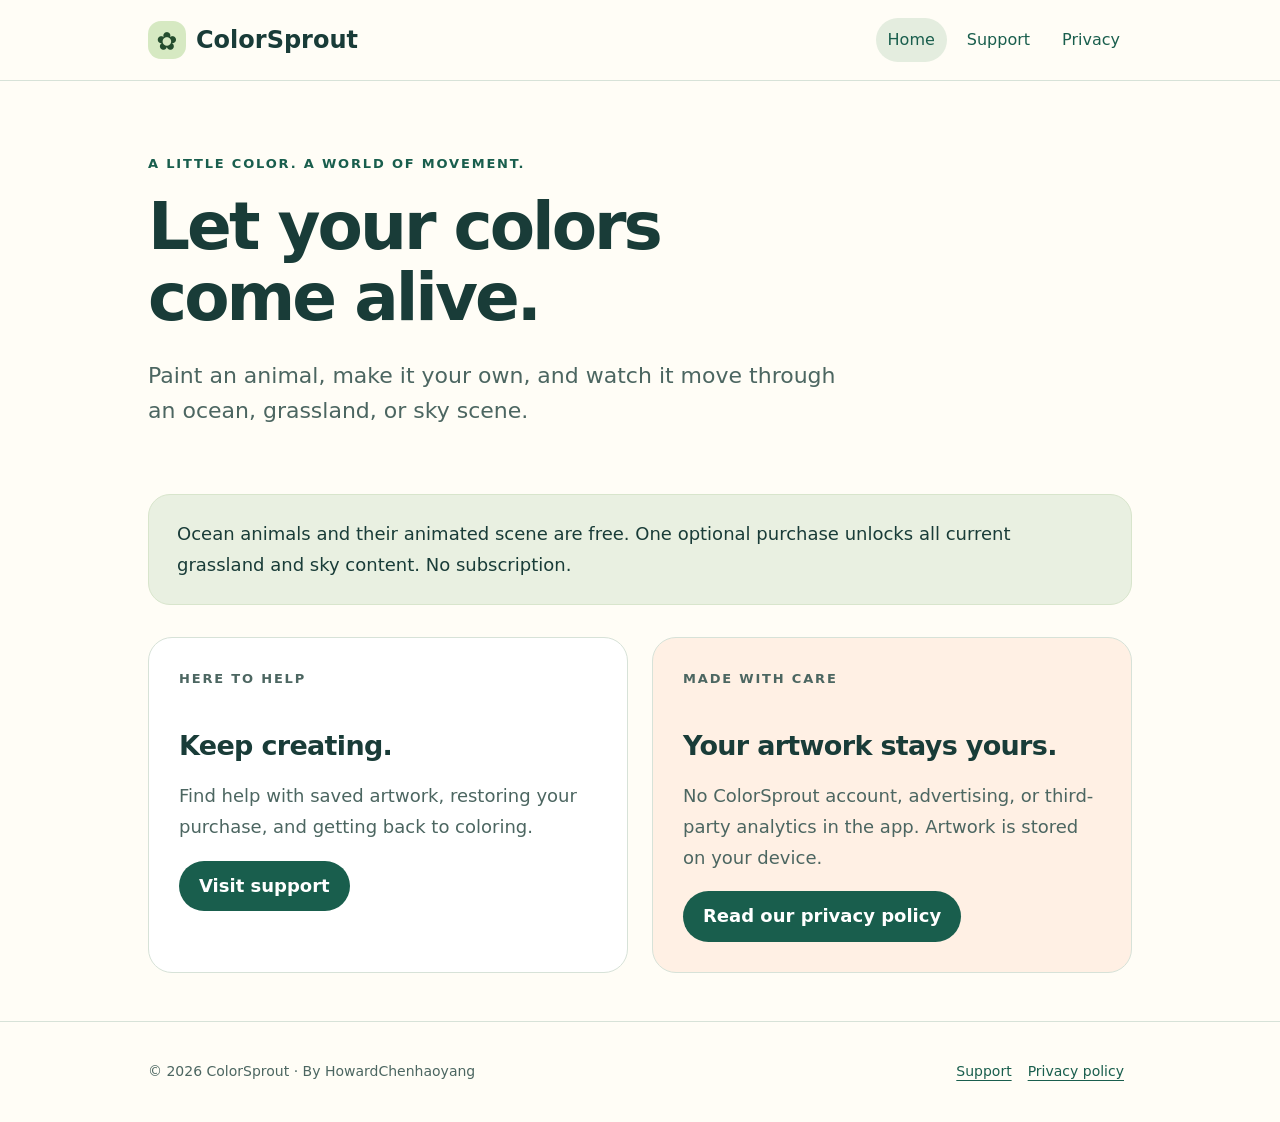
<file: index.html>
<!doctype html>
<html lang="en"><head><meta charset="utf-8"><meta name="viewport" content="width=device-width, initial-scale=1"><meta name="description" content="ColorSprout support and privacy information for iPhone and iPad."><meta name="theme-color" content="#fffdf6"><title>Color, create, come alive · ColorSprout</title><link rel="stylesheet" href="styles.css"></head>
<body><a class="skip" href="#main">Skip to content</a><header><div class="wrap header-inner"><a class="brand" href="index.html"><span class="mark" aria-hidden="true">✿</span>ColorSprout</a><nav aria-label="Main navigation"><a href="index.html" aria-current="page">Home</a><a href="support.html">Support</a><a href="privacy.html">Privacy</a></nav></div></header><main class="wrap" id="main"><section class="hero"><p class="eyebrow">A little color. A world of movement.</p><h1>Let your colors<br>come alive.</h1><p class="lead">Paint an animal, make it your own, and watch it move through an ocean, grassland, or sky scene.</p></section><div class="intro"><p>Ocean animals and their animated scene are free. One optional purchase unlocks all current grassland and sky content. No subscription.</p></div><section class="cards" aria-label="Help and information"><article class="card"><p class="eyebrow">Here to help</p><h2>Keep creating.</h2><p>Find help with saved artwork, restoring your purchase, and getting back to coloring.</p><a class="button" href="support.html">Visit support</a></article><article class="card"><p class="eyebrow">Made with care</p><h2>Your artwork stays yours.</h2><p>No ColorSprout account, advertising, or third-party analytics in the app. Artwork is stored on your device.</p><a class="button" href="privacy.html">Read our privacy policy</a></article></section></main><footer><div class="wrap footer-inner"><p>© 2026 ColorSprout · By HowardChenhaoyang</p><div><a href="support.html">Support</a><a href="privacy.html">Privacy policy</a></div></div></footer></body></html>
</file>
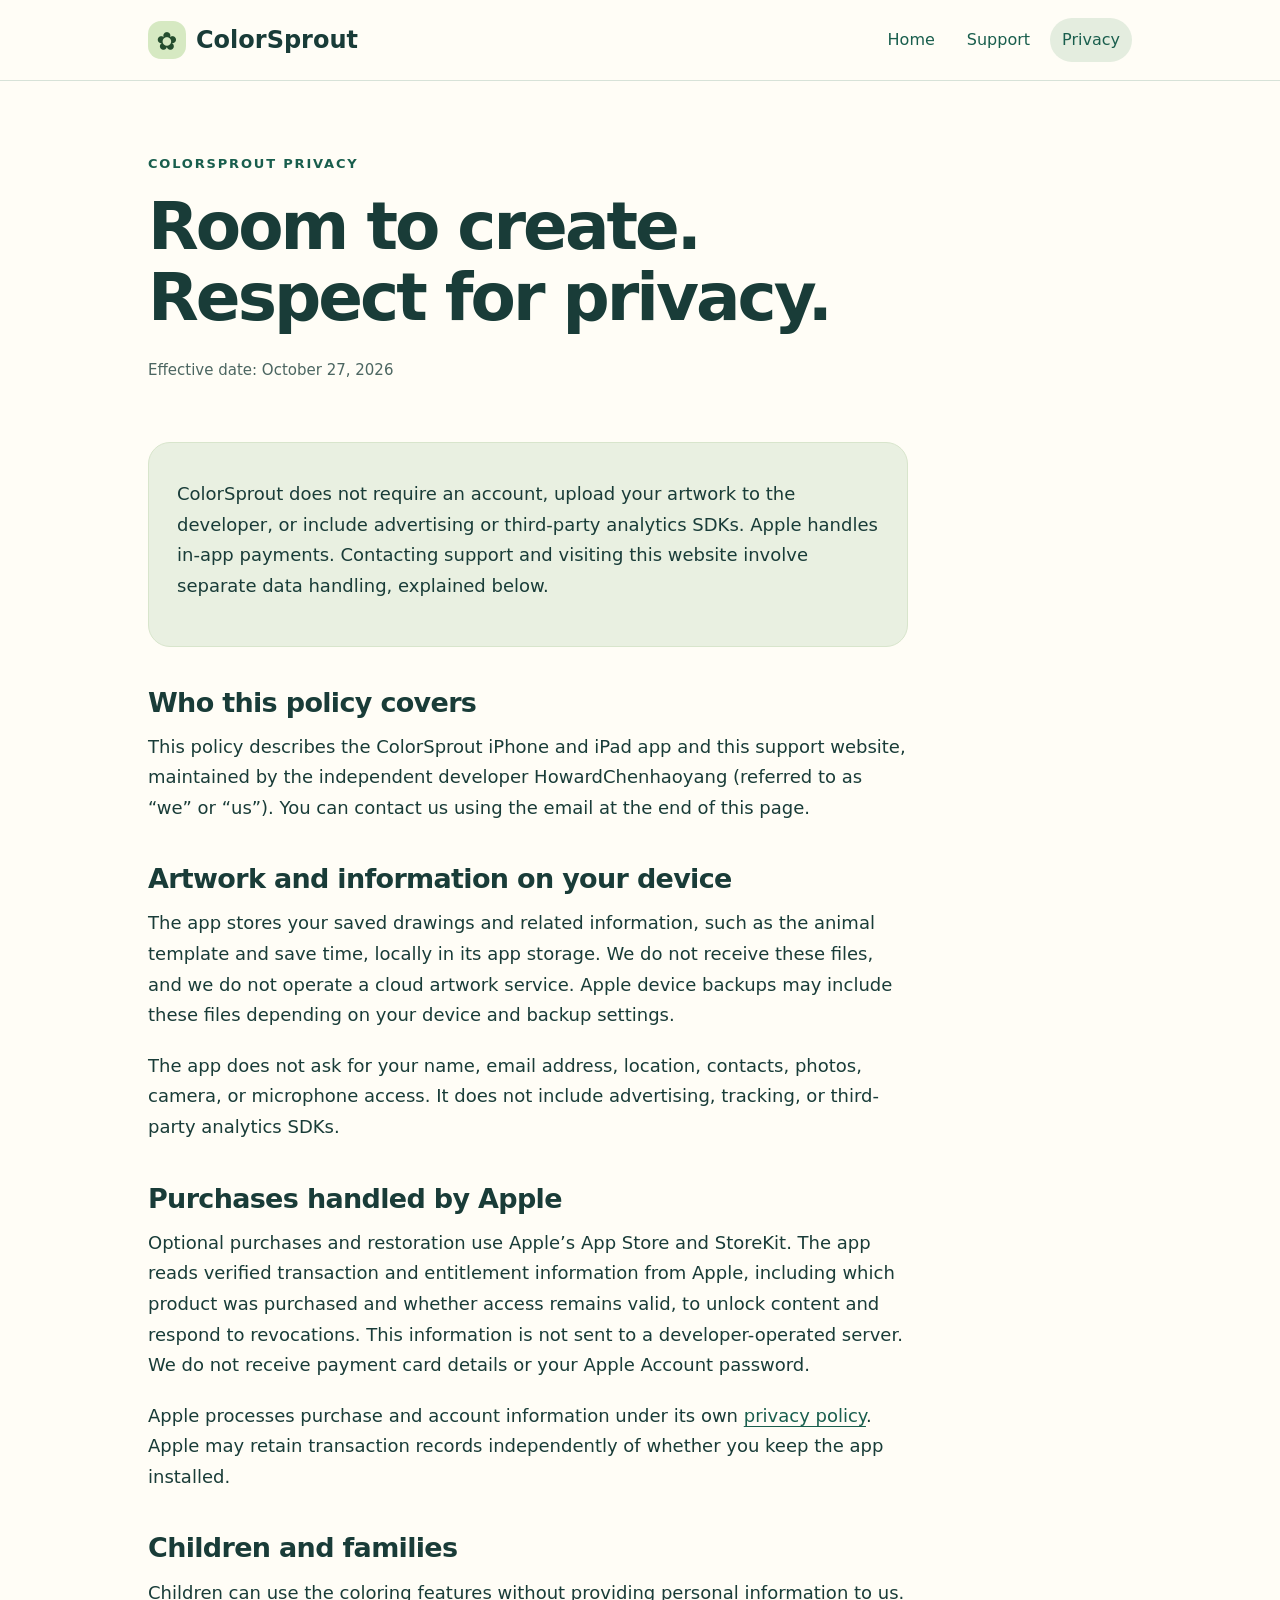
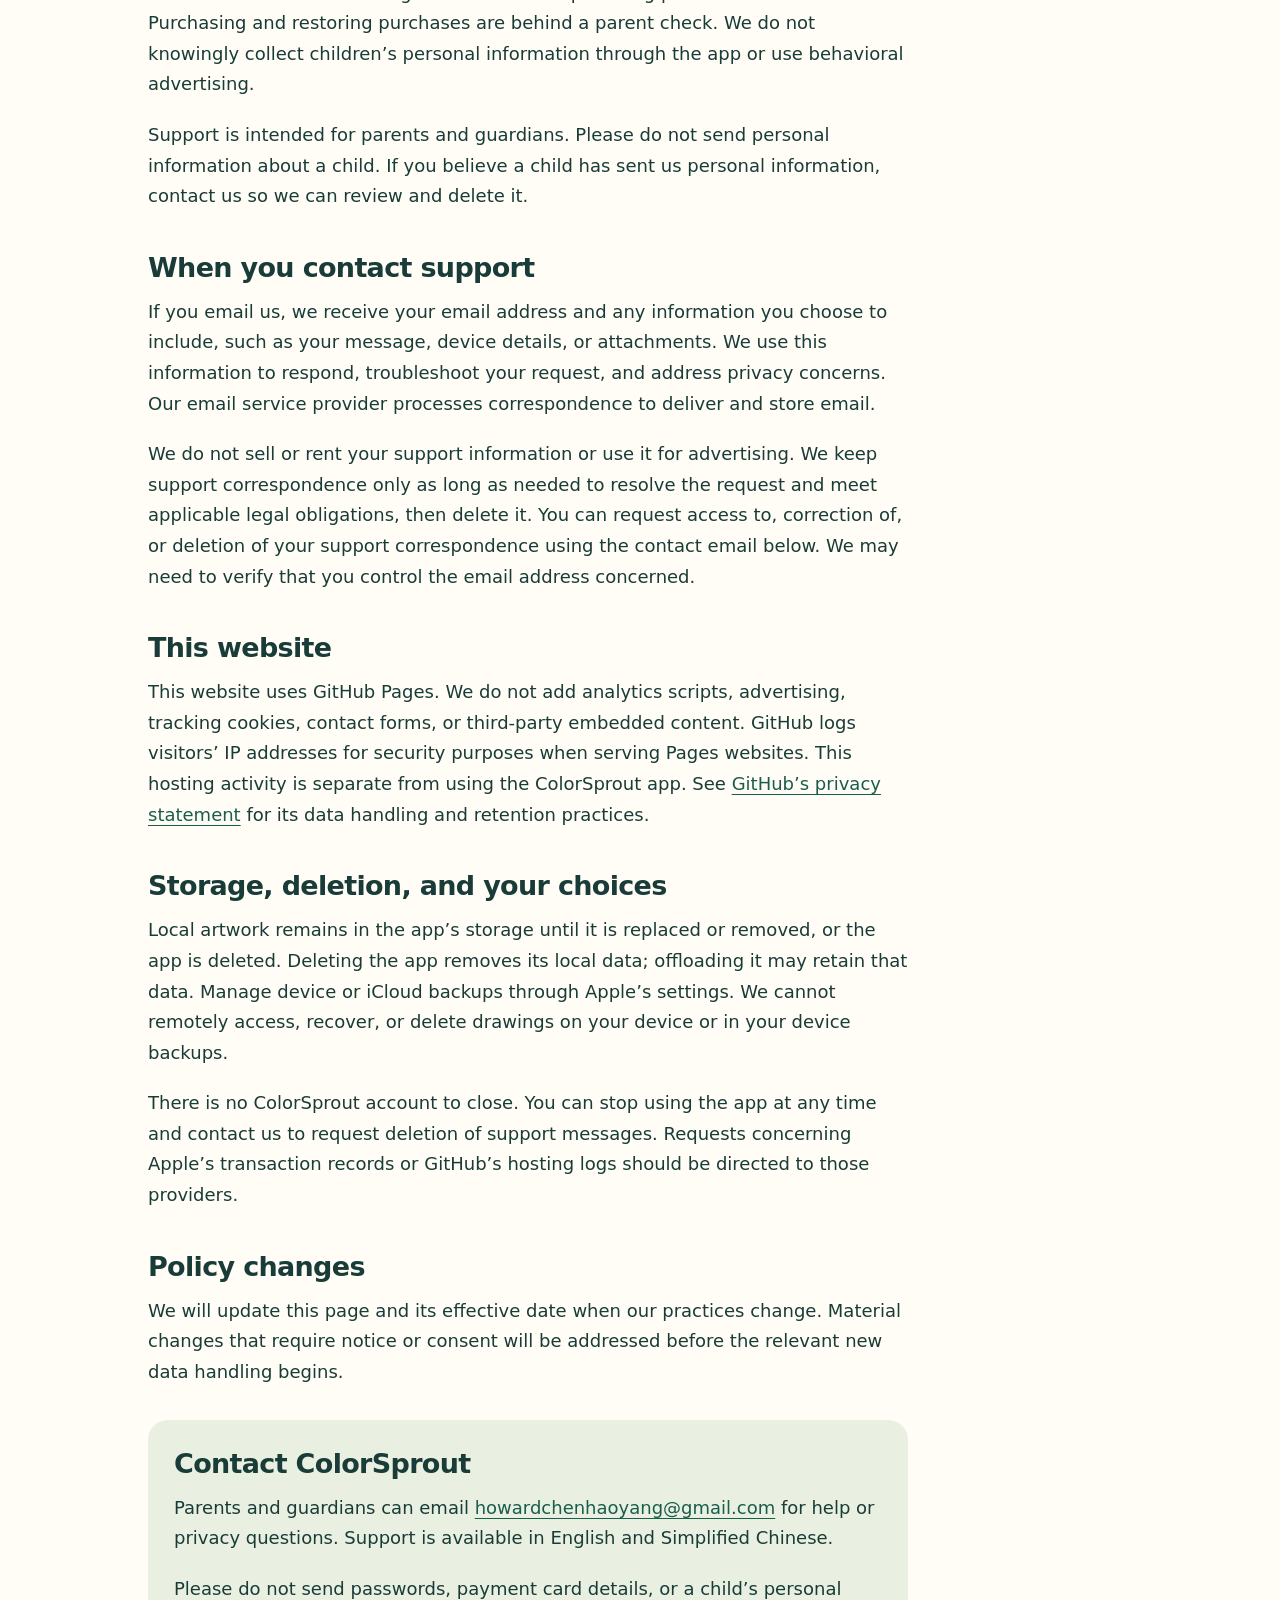
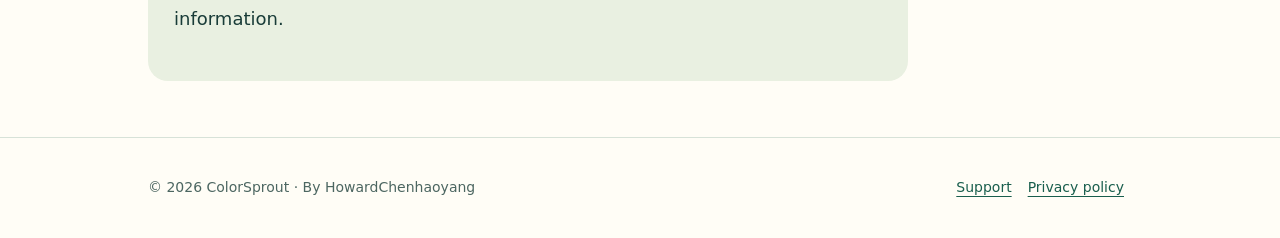
<file: privacy.html>
<!doctype html>
<html lang="en"><head><meta charset="utf-8"><meta name="viewport" content="width=device-width, initial-scale=1"><meta name="description" content="How ColorSprout handles local artwork, Apple purchases, support messages, and website visits."><meta name="theme-color" content="#fffdf6"><title>Privacy policy · ColorSprout</title><link rel="stylesheet" href="styles.css"></head>
<body><a class="skip" href="#main">Skip to content</a><header><div class="wrap header-inner"><a class="brand" href="index.html"><span class="mark" aria-hidden="true">✿</span>ColorSprout</a><nav aria-label="Main navigation"><a href="index.html">Home</a><a href="support.html">Support</a><a href="privacy.html" aria-current="page">Privacy</a></nav></div></header><main class="wrap" id="main"><section class="hero"><p class="eyebrow">ColorSprout privacy</p><h1>Room to create.<br>Respect for privacy.</h1><p class="date">Effective date: October 27, 2026</p></section><article class="article"><div class="intro"><p>ColorSprout does not require an account, upload your artwork to the developer, or include advertising or third-party analytics SDKs. Apple handles in-app payments. Contacting support and visiting this website involve separate data handling, explained below.</p></div><h2>Who this policy covers</h2><p>This policy describes the ColorSprout iPhone and iPad app and this support website, maintained by the independent developer HowardChenhaoyang (referred to as “we” or “us”). You can contact us using the email at the end of this page.</p><h2>Artwork and information on your device</h2><p>The app stores your saved drawings and related information, such as the animal template and save time, locally in its app storage. We do not receive these files, and we do not operate a cloud artwork service. Apple device backups may include these files depending on your device and backup settings.</p><p>The app does not ask for your name, email address, location, contacts, photos, camera, or microphone access. It does not include advertising, tracking, or third-party analytics SDKs.</p><h2>Purchases handled by Apple</h2><p>Optional purchases and restoration use Apple’s App Store and StoreKit. The app reads verified transaction and entitlement information from Apple, including which product was purchased and whether access remains valid, to unlock content and respond to revocations. This information is not sent to a developer-operated server. We do not receive payment card details or your Apple Account password.</p><p>Apple processes purchase and account information under its own <a href="https://www.apple.com/legal/privacy/">privacy policy</a>. Apple may retain transaction records independently of whether you keep the app installed.</p><h2>Children and families</h2><p>Children can use the coloring features without providing personal information to us. Purchasing and restoring purchases are behind a parent check. We do not knowingly collect children’s personal information through the app or use behavioral advertising.</p><p>Support is intended for parents and guardians. Please do not send personal information about a child. If you believe a child has sent us personal information, contact us so we can review and delete it.</p><h2>When you contact support</h2><p>If you email us, we receive your email address and any information you choose to include, such as your message, device details, or attachments. We use this information to respond, troubleshoot your request, and address privacy concerns. Our email service provider processes correspondence to deliver and store email.</p><p>We do not sell or rent your support information or use it for advertising. We keep support correspondence only as long as needed to resolve the request and meet applicable legal obligations, then delete it. You can request access to, correction of, or deletion of your support correspondence using the contact email below. We may need to verify that you control the email address concerned.</p><h2>This website</h2><p>This website uses GitHub Pages. We do not add analytics scripts, advertising, tracking cookies, contact forms, or third-party embedded content. GitHub logs visitors’ IP addresses for security purposes when serving Pages websites. This hosting activity is separate from using the ColorSprout app. See <a href="https://docs.github.com/en/site-policy/privacy-policies/github-general-privacy-statement">GitHub’s privacy statement</a> for its data handling and retention practices.</p><h2>Storage, deletion, and your choices</h2><p>Local artwork remains in the app’s storage until it is replaced or removed, or the app is deleted. Deleting the app removes its local data; offloading it may retain that data. Manage device or iCloud backups through Apple’s settings. We cannot remotely access, recover, or delete drawings on your device or in your device backups.</p><p>There is no ColorSprout account to close. You can stop using the app at any time and contact us to request deletion of support messages. Requests concerning Apple’s transaction records or GitHub’s hosting logs should be directed to those providers.</p><h2>Policy changes</h2><p>We will update this page and its effective date when our practices change. Material changes that require notice or consent will be addressed before the relevant new data handling begins.</p><section class="contact" id="contact"><h2>Contact ColorSprout</h2><p>Parents and guardians can email <a href="mailto:howardchenhaoyang@gmail.com">howardchenhaoyang@gmail.com</a> for help or privacy questions. Support is available in English and Simplified Chinese.</p><p>Please do not send passwords, payment card details, or a child’s personal information.</p></section></article></main><footer><div class="wrap footer-inner"><p>© 2026 ColorSprout · By HowardChenhaoyang</p><div><a href="support.html">Support</a><a href="privacy.html">Privacy policy</a></div></div></footer></body></html>
</file>
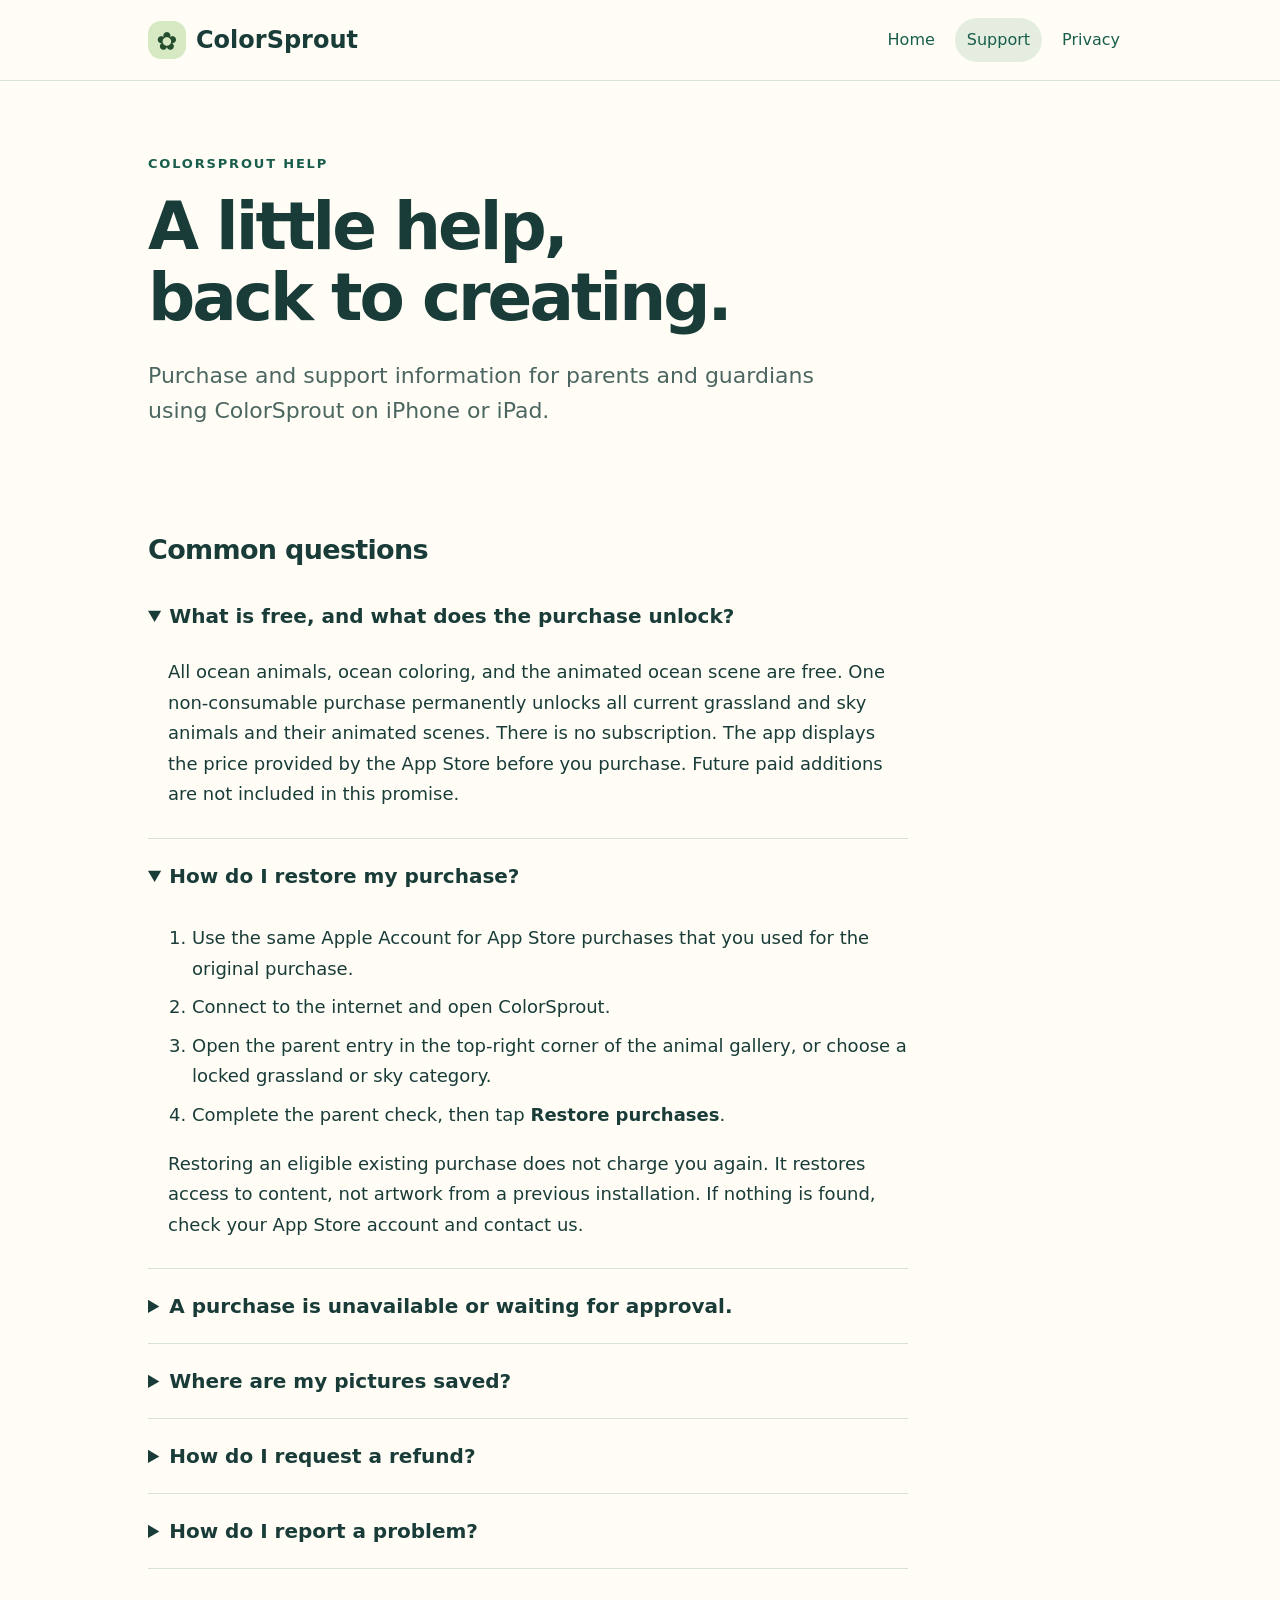
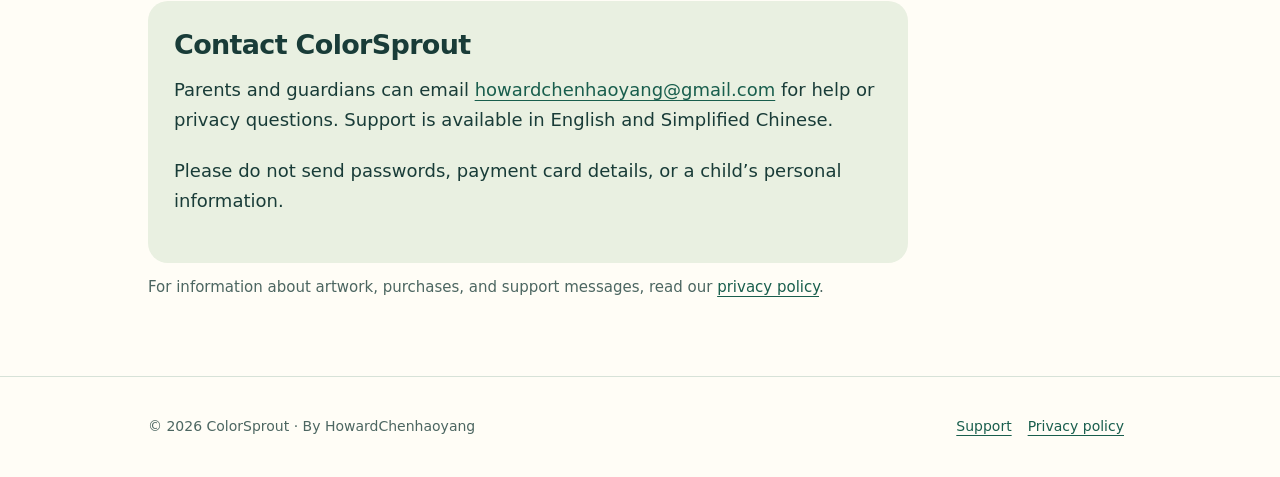
<file: support.html>
<!doctype html>
<html lang="en"><head><meta charset="utf-8"><meta name="viewport" content="width=device-width, initial-scale=1"><meta name="description" content="Get help with ColorSprout artwork, purchases, and restoring your grassland and sky unlock."><meta name="theme-color" content="#fffdf6"><title>Support · ColorSprout</title><link rel="stylesheet" href="styles.css"></head>
<body><a class="skip" href="#main">Skip to content</a><header><div class="wrap header-inner"><a class="brand" href="index.html"><span class="mark" aria-hidden="true">✿</span>ColorSprout</a><nav aria-label="Main navigation"><a href="index.html">Home</a><a href="support.html" aria-current="page">Support</a><a href="privacy.html">Privacy</a></nav></div></header><main class="wrap" id="main"><section class="hero"><p class="eyebrow">ColorSprout help</p><h1>A little help,<br>back to creating.</h1><p class="lead">Purchase and support information for parents and guardians using ColorSprout on iPhone or iPad.</p></section><div class="article"><h2>Common questions</h2><details open><summary>What is free, and what does the purchase unlock?</summary><p>All ocean animals, ocean coloring, and the animated ocean scene are free. One non-consumable purchase permanently unlocks all current grassland and sky animals and their animated scenes. There is no subscription. The app displays the price provided by the App Store before you purchase. Future paid additions are not included in this promise.</p></details><details open><summary>How do I restore my purchase?</summary><ol><li>Use the same Apple Account for App Store purchases that you used for the original purchase.</li><li>Connect to the internet and open ColorSprout.</li><li>Open the parent entry in the top-right corner of the animal gallery, or choose a locked grassland or sky category.</li><li>Complete the parent check, then tap <strong>Restore purchases</strong>.</li></ol><p>Restoring an eligible existing purchase does not charge you again. It restores access to content, not artwork from a previous installation. If nothing is found, check your App Store account and contact us.</p></details><details><summary>A purchase is unavailable or waiting for approval.</summary><p>Check your connection and App Store purchase restrictions, then try again from the parent area. A purchase awaiting payment or parental approval will unlock content after confirmation. You can continue using all ocean content while you wait.</p></details><details><summary>Where are my pictures saved?</summary><p>Completed artwork is saved in the app’s storage on your device. ColorSprout does not provide an account or its own cloud synchronization. Apple device backups may include app data depending on your settings.</p><p>Deleting the app removes its local artwork. Offloading the app is different and may retain app data. Restoring a purchase does not recover deleted drawings. Please contact us before reinstalling to troubleshoot a problem.</p></details><details><summary>How do I request a refund?</summary><p>Apple handles App Store payments and refund requests. Visit <a href="https://reportaproblem.apple.com/">Apple’s Report a Problem website</a> using the account that made the purchase. Apple decides refund eligibility. If Apple revokes a purchase, paid content may become locked again; saved artwork is not deleted by that change.</p></details><details><summary>How do I report a problem?</summary><p>Email us with your device model, iOS or iPadOS version, app version, and the steps that led to the problem. A screenshot can help, but remove personal information first. Do not include a child’s name, photograph, or other personal details.</p></details><section class="contact" id="contact"><h2>Contact ColorSprout</h2><p>Parents and guardians can email <a href="mailto:howardchenhaoyang@gmail.com">howardchenhaoyang@gmail.com</a> for help or privacy questions. Support is available in English and Simplified Chinese.</p><p>Please do not send passwords, payment card details, or a child’s personal information.</p></section><p class="date">For information about artwork, purchases, and support messages, read our <a href="privacy.html">privacy policy</a>.</p></div></main><footer><div class="wrap footer-inner"><p>© 2026 ColorSprout · By HowardChenhaoyang</p><div><a href="support.html">Support</a><a href="privacy.html">Privacy policy</a></div></div></footer></body></html>
</file>
<file: styles.css>
:root{color-scheme:light;--ink:#193c38;--muted:#4c6661;--paper:#fffdf6;--green:#195e4d;--line:#d7e2d8}
*{box-sizing:border-box}html{scroll-behavior:smooth}body{margin:0;background:var(--paper);color:var(--ink);font:18px/1.7 ui-sans-serif,system-ui,-apple-system,BlinkMacSystemFont,"Segoe UI",sans-serif}a{color:var(--green);text-underline-offset:4px;overflow-wrap:anywhere}a:hover{text-decoration-thickness:2px}a:focus-visible,summary:focus-visible{outline:3px solid #ae441e;outline-offset:5px;border-radius:4px}.skip{position:absolute;top:-100px;left:16px;padding:12px;background:white;z-index:3}.skip:focus{top:12px}.wrap{max-width:1040px;margin:auto;padding:0 28px}header{border-bottom:1px solid var(--line)}.header-inner{display:flex;align-items:center;justify-content:space-between;gap:20px;padding-top:18px;padding-bottom:18px}.brand{display:inline-flex;align-items:center;gap:10px;color:var(--ink);font-size:24px;font-weight:800;text-decoration:none;min-height:44px}.mark{display:grid;place-items:center;width:38px;height:38px;border-radius:13px;background:#d6e9c2;color:#244d2e;font-size:25px}nav{display:flex;flex-wrap:wrap;gap:8px}nav a{padding:8px 12px;min-height:44px;font-size:16px;text-decoration:none}nav a[aria-current=page]{background:#e4eddf;border-radius:30px}.hero{padding:72px 0 44px;max-width:820px}.eyebrow{text-transform:uppercase;letter-spacing:.14em;font-size:13px;font-weight:750;color:var(--green);margin:0 0 16px}h1{font-size:clamp(36px,7vw,66px);line-height:1.08;letter-spacing:-.045em;margin:0 0 24px;font-weight:800}h2{font-size:27px;line-height:1.3;letter-spacing:-.025em;margin:38px 0 12px}h3{font-size:21px;margin:0 0 10px}.lead{font-size:22px;line-height:1.6;color:var(--muted);max-width:720px}.date{font-size:15px;color:var(--muted)}.intro{background:#e9f0e1;border:1px solid #d8e5cc;border-radius:22px;padding:24px 28px;margin:0 0 32px}.intro p{margin:0}.cards{display:grid;grid-template-columns:1fr 1fr;gap:24px;margin-bottom:48px}.card{border:1px solid var(--line);border-radius:24px;padding:30px;background:#fff}.card:nth-child(2){background:#fff0e4}.card p{color:var(--muted)}.button{display:inline-flex;align-items:center;justify-content:center;min-height:48px;padding:10px 20px;border-radius:32px;background:var(--green);color:white;text-decoration:none;font-weight:650;max-width:100%}.article{max-width:760px;padding-bottom:56px}.article p{margin:12px 0 20px}.article li{margin:8px 0}.article ul,.article ol{padding-left:24px}.contact{padding:26px;background:#e9f0e1;border-radius:20px;margin-top:32px;overflow-wrap:anywhere}.contact h2{margin-top:0}details{border-bottom:1px solid var(--line);padding:8px 0}summary{cursor:pointer;font-size:20px;font-weight:650;min-height:52px;padding:12px 0}details p,details ol{margin-left:20px!important}footer{border-top:1px solid var(--line);padding:28px 0;color:var(--muted);font-size:14px}.footer-inner{display:flex;flex-wrap:wrap;justify-content:space-between;gap:12px}footer a{display:inline-block;min-height:44px;padding:10px 8px}footer p{margin:10px 0}@media(max-width:560px){.wrap{padding:0 20px}.header-inner{align-items:flex-start;flex-direction:column;gap:4px;padding-top:16px;padding-bottom:12px}.hero{padding:44px 0 24px}.cards{grid-template-columns:1fr;gap:16px}.card{padding:24px}.lead{font-size:20px}h2{font-size:24px}.intro{padding:20px}nav a{padding-left:0;padding-right:18px}nav a[aria-current=page]{padding-left:14px}.button{font-size:16px}}@media(prefers-reduced-motion:reduce){html{scroll-behavior:auto}}
</file>
